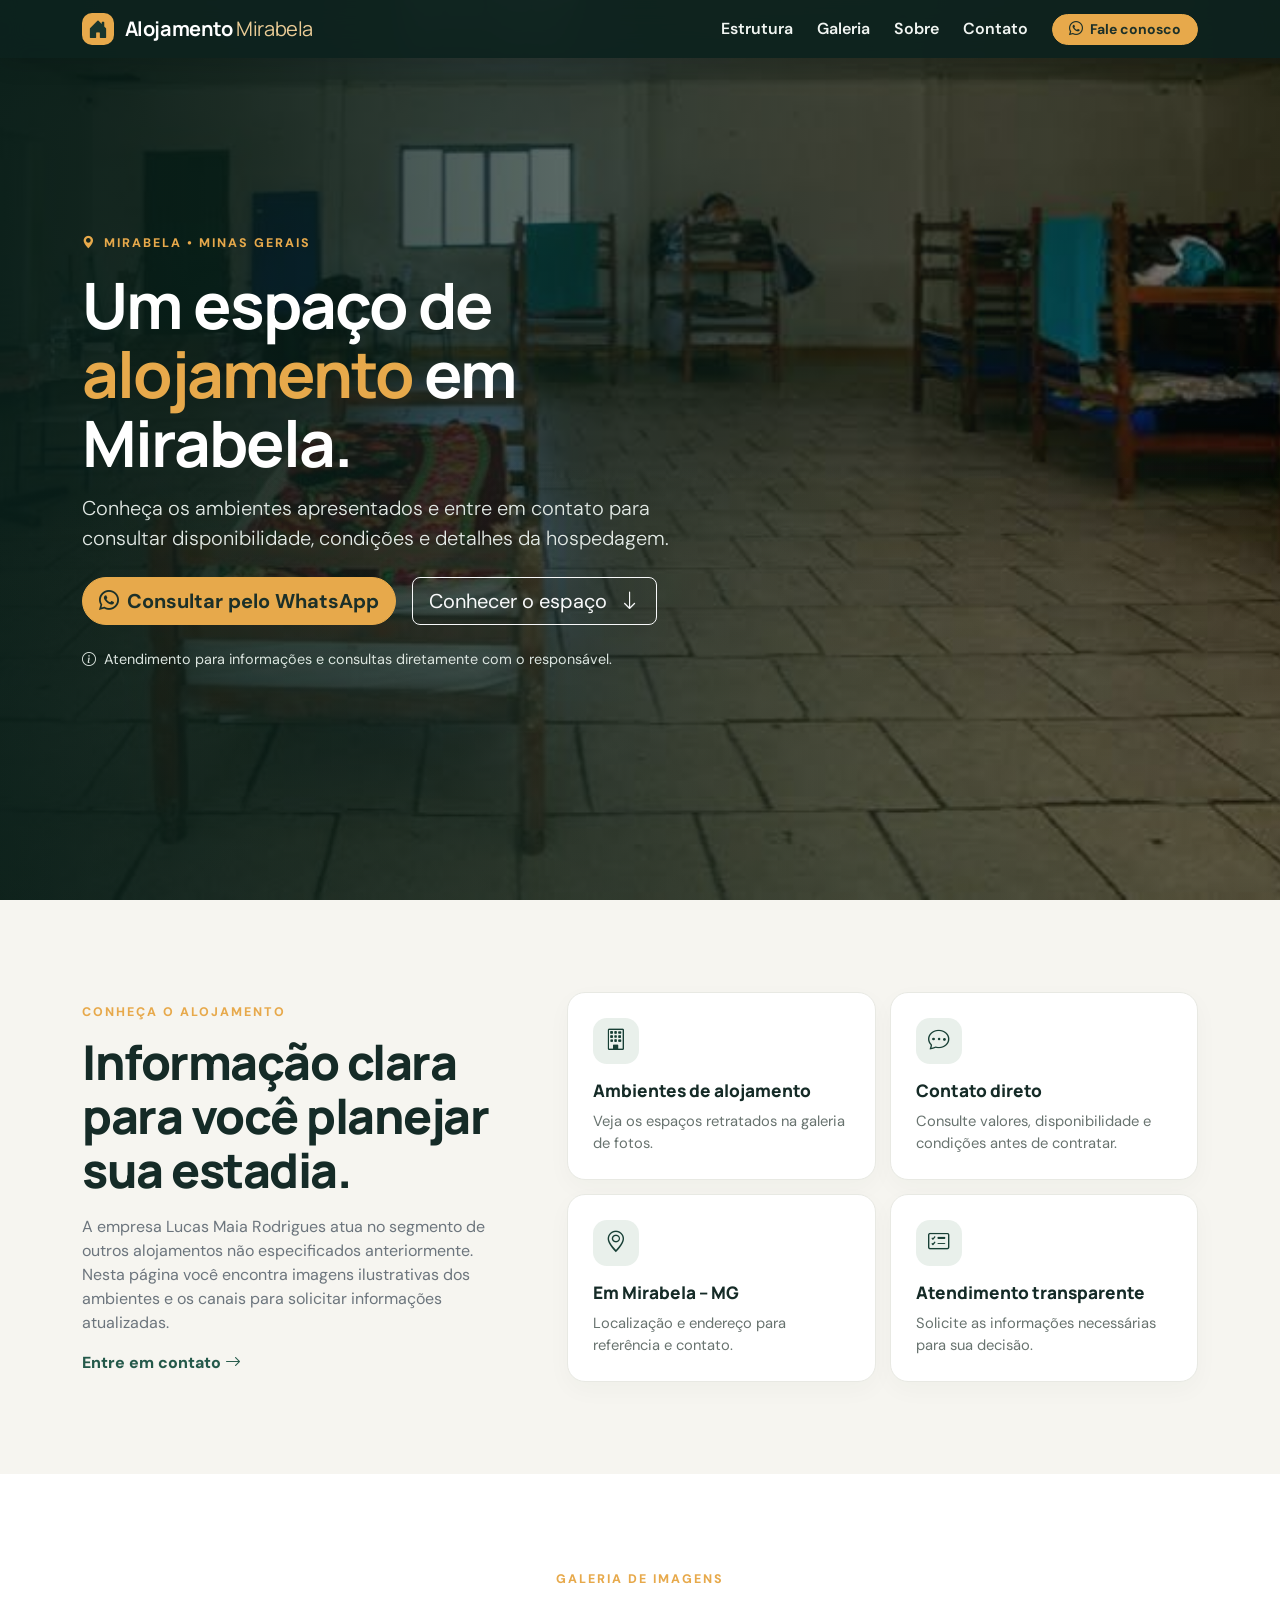
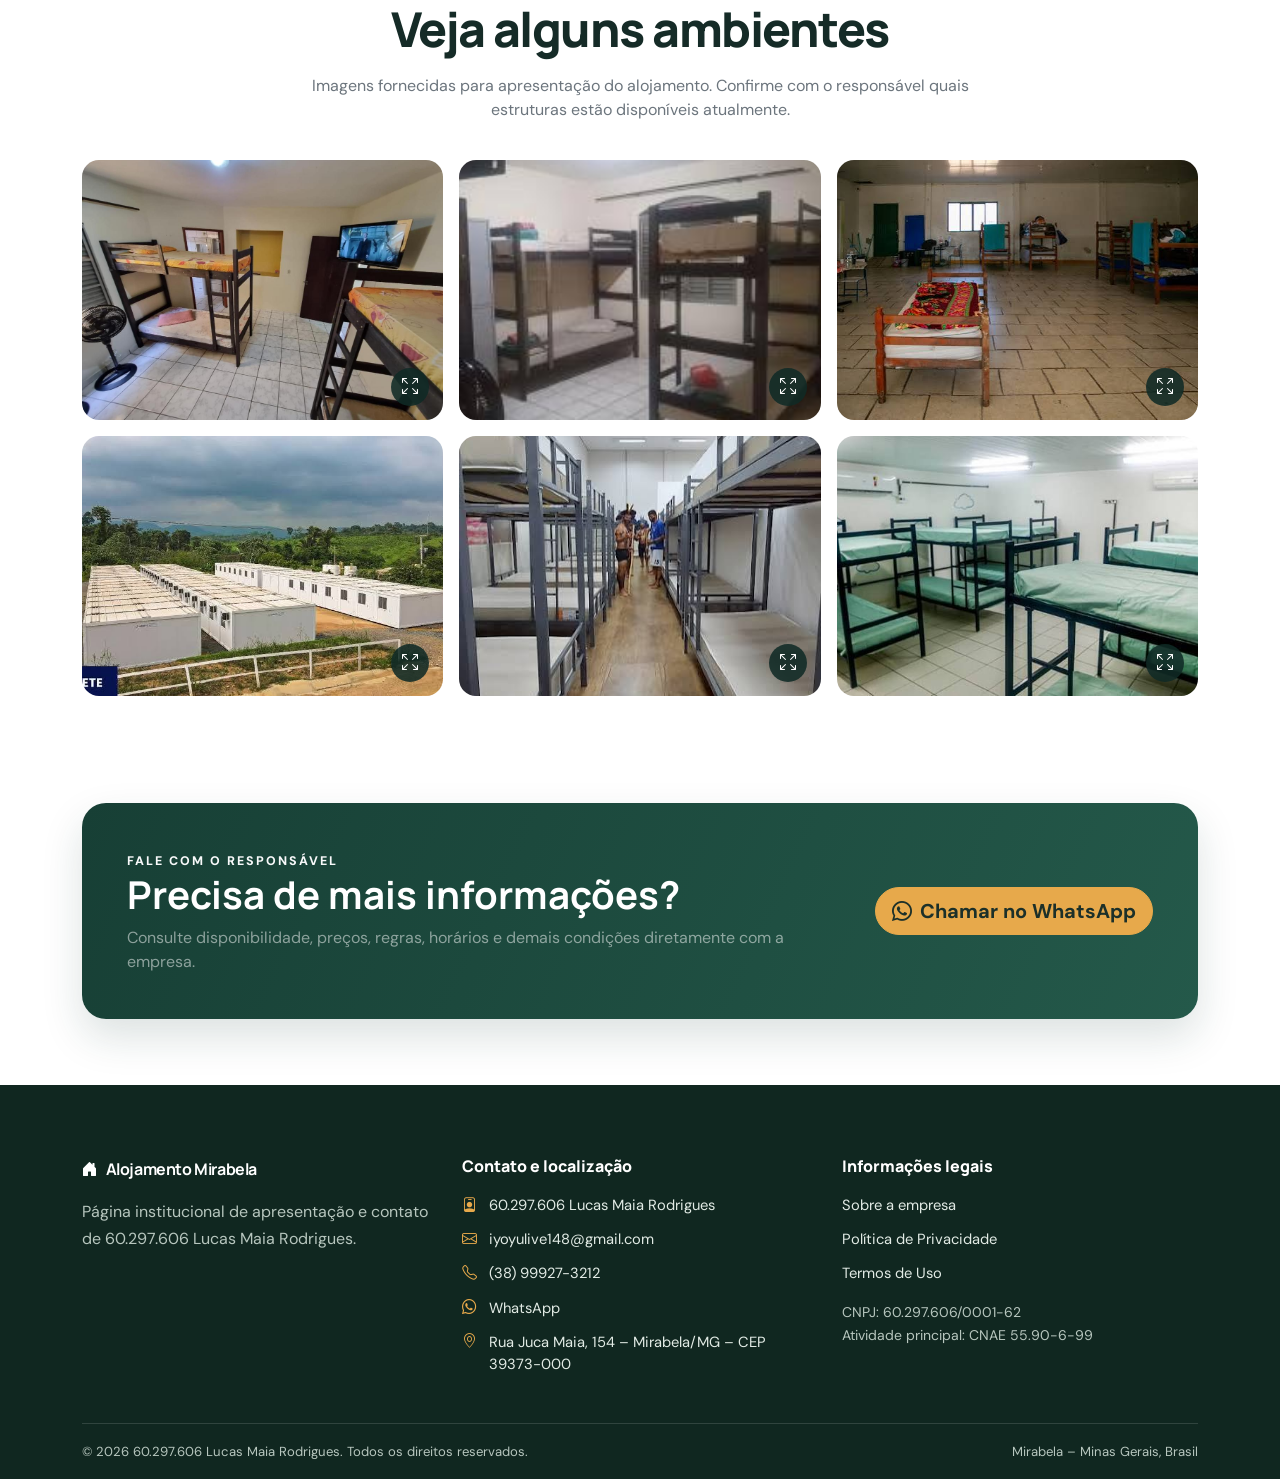
<file: index.html>
<!doctype html>
<html lang="pt-BR">
<head>
  <meta charset="utf-8">
  <meta name="viewport" content="width=device-width, initial-scale=1">
  <meta name="description" content="Conheça a estrutura de alojamento em Mirabela, Minas Gerais. Consulte informações e entre em contato com Lucas Maia Rodrigues.">
  <meta name="theme-color" content="#102a25">
  <title>Alojamento em Mirabela | Lucas Maia Rodrigues</title>
  <link href="https://cdn.jsdelivr.net/npm/bootstrap@5.3.3/dist/css/bootstrap.min.css" rel="stylesheet">
  <link href="https://cdn.jsdelivr.net/npm/bootstrap-icons@1.11.3/font/bootstrap-icons.min.css" rel="stylesheet">
  <link href="style.css" rel="stylesheet">
</head>
<body>
<nav class="navbar navbar-expand-lg navbar-dark fixed-top site-nav">
  <div class="container">
    <a class="navbar-brand fw-bold" href="index.html"><span class="brand-mark"><i class="bi bi-house-door-fill"></i></span> Alojamento <span class="brand-light">Mirabela</span></a>
    <button class="navbar-toggler" type="button" data-bs-toggle="collapse" data-bs-target="#menu" aria-controls="menu" aria-expanded="false" aria-label="Abrir menu"><span class="navbar-toggler-icon"></span></button>
    <div class="collapse navbar-collapse" id="menu">
      <ul class="navbar-nav ms-auto align-items-lg-center gap-lg-2">
        <li class="nav-item"><a class="nav-link" href="#estrutura">Estrutura</a></li>
        <li class="nav-item"><a class="nav-link" href="#galeria">Galeria</a></li>
        <li class="nav-item"><a class="nav-link" href="sobre.html">Sobre</a></li>
        <li class="nav-item"><a class="nav-link" href="#contato">Contato</a></li>
        <li class="nav-item ms-lg-2"><a class="btn btn-accent btn-sm px-3" href="https://wa.me/5538999273212" target="_blank" rel="noopener"><i class="bi bi-whatsapp me-1"></i> Fale conosco</a></li>
      </ul>
    </div>
  </div>
</nav>

<header class="hero">
  <div class="hero-shade"></div>
  <div class="container hero-content">
    <div class="row align-items-center min-vh-100 py-5">
      <div class="col-lg-7">
        <span class="eyebrow"><i class="bi bi-geo-alt-fill me-2"></i>Mirabela • Minas Gerais</span>
        <h1 class="display-3 fw-bold mt-3">Um espaço de <span>alojamento</span> em Mirabela.</h1>
        <p class="lead mt-3 mb-4">Conheça os ambientes apresentados e entre em contato para consultar disponibilidade, condições e detalhes da hospedagem.</p>
        <div class="d-flex flex-wrap gap-3">
          <a class="btn btn-accent btn-lg" href="https://wa.me/5538999273212" target="_blank" rel="noopener"><i class="bi bi-whatsapp me-2"></i>Consultar pelo WhatsApp</a>
          <a class="btn btn-outline-light btn-lg" href="#estrutura">Conhecer o espaço <i class="bi bi-arrow-down ms-2"></i></a>
        </div>
        <div class="hero-note mt-4"><i class="bi bi-info-circle me-2"></i>Atendimento para informações e consultas diretamente com o responsável.</div>
      </div>
    </div>
  </div>
</header>

<main>
<section class="intro-section section-pad" id="estrutura">
  <div class="container">
    <div class="row g-5 align-items-center">
      <div class="col-lg-5">
        <span class="section-kicker">Conheça o alojamento</span>
        <h2 class="section-title">Informação clara para você planejar sua estadia.</h2>
        <p class="text-secondary">A empresa Lucas Maia Rodrigues atua no segmento de outros alojamentos não especificados anteriormente. Nesta página você encontra imagens ilustrativas dos ambientes e os canais para solicitar informações atualizadas.</p>
        <a href="#contato" class="text-link">Entre em contato <i class="bi bi-arrow-right"></i></a>
      </div>
      <div class="col-lg-7">
        <div class="feature-grid">
          <article class="feature-card"><span class="feature-icon"><i class="bi bi-building"></i></span><h3>Ambientes de alojamento</h3><p>Veja os espaços retratados na galeria de fotos.</p></article>
          <article class="feature-card"><span class="feature-icon"><i class="bi bi-chat-dots"></i></span><h3>Contato direto</h3><p>Consulte valores, disponibilidade e condições antes de contratar.</p></article>
          <article class="feature-card"><span class="feature-icon"><i class="bi bi-geo-alt"></i></span><h3>Em Mirabela – MG</h3><p>Localização e endereço para referência e contato.</p></article>
          <article class="feature-card"><span class="feature-icon"><i class="bi bi-card-checklist"></i></span><h3>Atendimento transparente</h3><p>Solicite as informações necessárias para sua decisão.</p></article>
        </div>
      </div>
    </div>
  </div>
</section>

<section class="gallery-section section-pad" id="galeria">
  <div class="container">
    <div class="section-heading text-center">
      <span class="section-kicker">Galeria de imagens</span>
      <h2 class="section-title">Veja alguns ambientes</h2>
      <p class="text-secondary">Imagens fornecidas para apresentação do alojamento. Confirme com o responsável quais estruturas estão disponíveis atualmente.</p>
    </div>
    <div class="row g-3 gallery-grid">
      <div class="col-md-6 col-lg-4"><a class="gallery-item" href="assets/quarto-beliches.jpg" target="_blank"><img src="assets/quarto-beliches.jpg" alt="Quarto com camas tipo beliche"><span><i class="bi bi-arrows-fullscreen"></i></span></a></div>
      <div class="col-md-6 col-lg-4"><a class="gallery-item" href="assets/alojamento-ambiente-2.jpg" target="_blank"><img src="assets/alojamento-ambiente-2.jpg" alt="Ambiente interno com camas e beliches"><span><i class="bi bi-arrows-fullscreen"></i></span></a></div>
      <div class="col-md-6 col-lg-4"><a class="gallery-item" href="assets/dormitorio-amplo.jpg" target="_blank"><img src="assets/dormitorio-amplo.jpg" alt="Dormitório amplo com camas individuais"><span><i class="bi bi-arrows-fullscreen"></i></span></a></div>
      <div class="col-md-6 col-lg-4"><a class="gallery-item" href="assets/alojamento-modular.jpg" target="_blank"><img src="assets/alojamento-modular.jpg" alt="Estruturas modulares de alojamento em área externa"><span><i class="bi bi-arrows-fullscreen"></i></span></a></div>
      <div class="col-md-6 col-lg-4"><a class="gallery-item" href="assets/dormitorio-corredor.jpg" target="_blank"><img src="assets/dormitorio-corredor.jpg" alt="Corredor de dormitório com beliches"><span><i class="bi bi-arrows-fullscreen"></i></span></a></div>
      <div class="col-md-6 col-lg-4"><a class="gallery-item" href="assets/quarto-beliches-2.jpg" target="_blank"><img src="assets/quarto-beliches-2.jpg" alt="Quarto coletivo com camas organizadas"><span><i class="bi bi-arrows-fullscreen"></i></span></a></div>
    </div>
  </div>
</section>

<section class="contact-band section-pad" id="contato">
  <div class="container">
    <div class="contact-panel">
      <div class="row align-items-center g-4">
        <div class="col-lg-8"><span class="section-kicker text-light">Fale com o responsável</span><h2 class="text-white fw-bold mb-2">Precisa de mais informações?</h2><p class="text-white-50 mb-0">Consulte disponibilidade, preços, regras, horários e demais condições diretamente com a empresa.</p></div>
        <div class="col-lg-4 text-lg-end"><a class="btn btn-accent btn-lg" href="https://wa.me/5538999273212" target="_blank" rel="noopener"><i class="bi bi-whatsapp me-2"></i>Chamar no WhatsApp</a></div>
      </div>
    </div>
  </div>
</section>
</main>

<footer class="site-footer">
  <div class="container">
    <div class="row g-4 py-5">
      <div class="col-lg-4"><a class="navbar-brand fw-bold text-white" href="index.html"><i class="bi bi-house-door-fill me-2"></i>Alojamento Mirabela</a><p class="footer-muted mt-3">Página institucional de apresentação e contato de 60.297.606 Lucas Maia Rodrigues.</p></div>
      <div class="col-sm-6 col-lg-4"><h2 class="footer-title">Contato e localização</h2><ul class="footer-list">
        <li><i class="bi bi-person-badge"></i> 60.297.606 Lucas Maia Rodrigues</li>
        <li><i class="bi bi-envelope"></i> <a href="mailto:iyoyulive148@gmail.com">iyoyulive148@gmail.com</a></li>
        <li><i class="bi bi-telephone"></i> <a href="tel:+5538999273212">(38) 99927-3212</a></li>
        <li><i class="bi bi-whatsapp"></i> <a href="https://wa.me/5538999273212" target="_blank" rel="noopener">WhatsApp</a></li>
        <li><i class="bi bi-geo-alt"></i> Rua Juca Maia, 154 – Mirabela/MG – CEP 39373-000</li>
      </ul></div>
      <div class="col-sm-6 col-lg-4"><h2 class="footer-title">Informações legais</h2><ul class="footer-list">
        <li><a href="sobre.html">Sobre a empresa</a></li><li><a href="privacidade.html">Política de Privacidade</a></li><li><a href="termos.html">Termos de Uso</a></li>
      </ul><p class="footer-muted small mt-3">CNPJ: 60.297.606/0001-62<br>Atividade principal: CNAE 55.90-6-99</p></div>
    </div>
    <div class="footer-bottom d-flex flex-column flex-md-row justify-content-between gap-2"><span>© <span id="year"></span> 60.297.606 Lucas Maia Rodrigues. Todos os direitos reservados.</span><span>Mirabela – Minas Gerais, Brasil</span></div>
  </div>
</footer>
<script src="https://cdn.jsdelivr.net/npm/bootstrap@5.3.3/dist/js/bootstrap.bundle.min.js"></script>
<script>document.getElementById('year').textContent = new Date().getFullYear();</script>
</body>
</html>
</file>
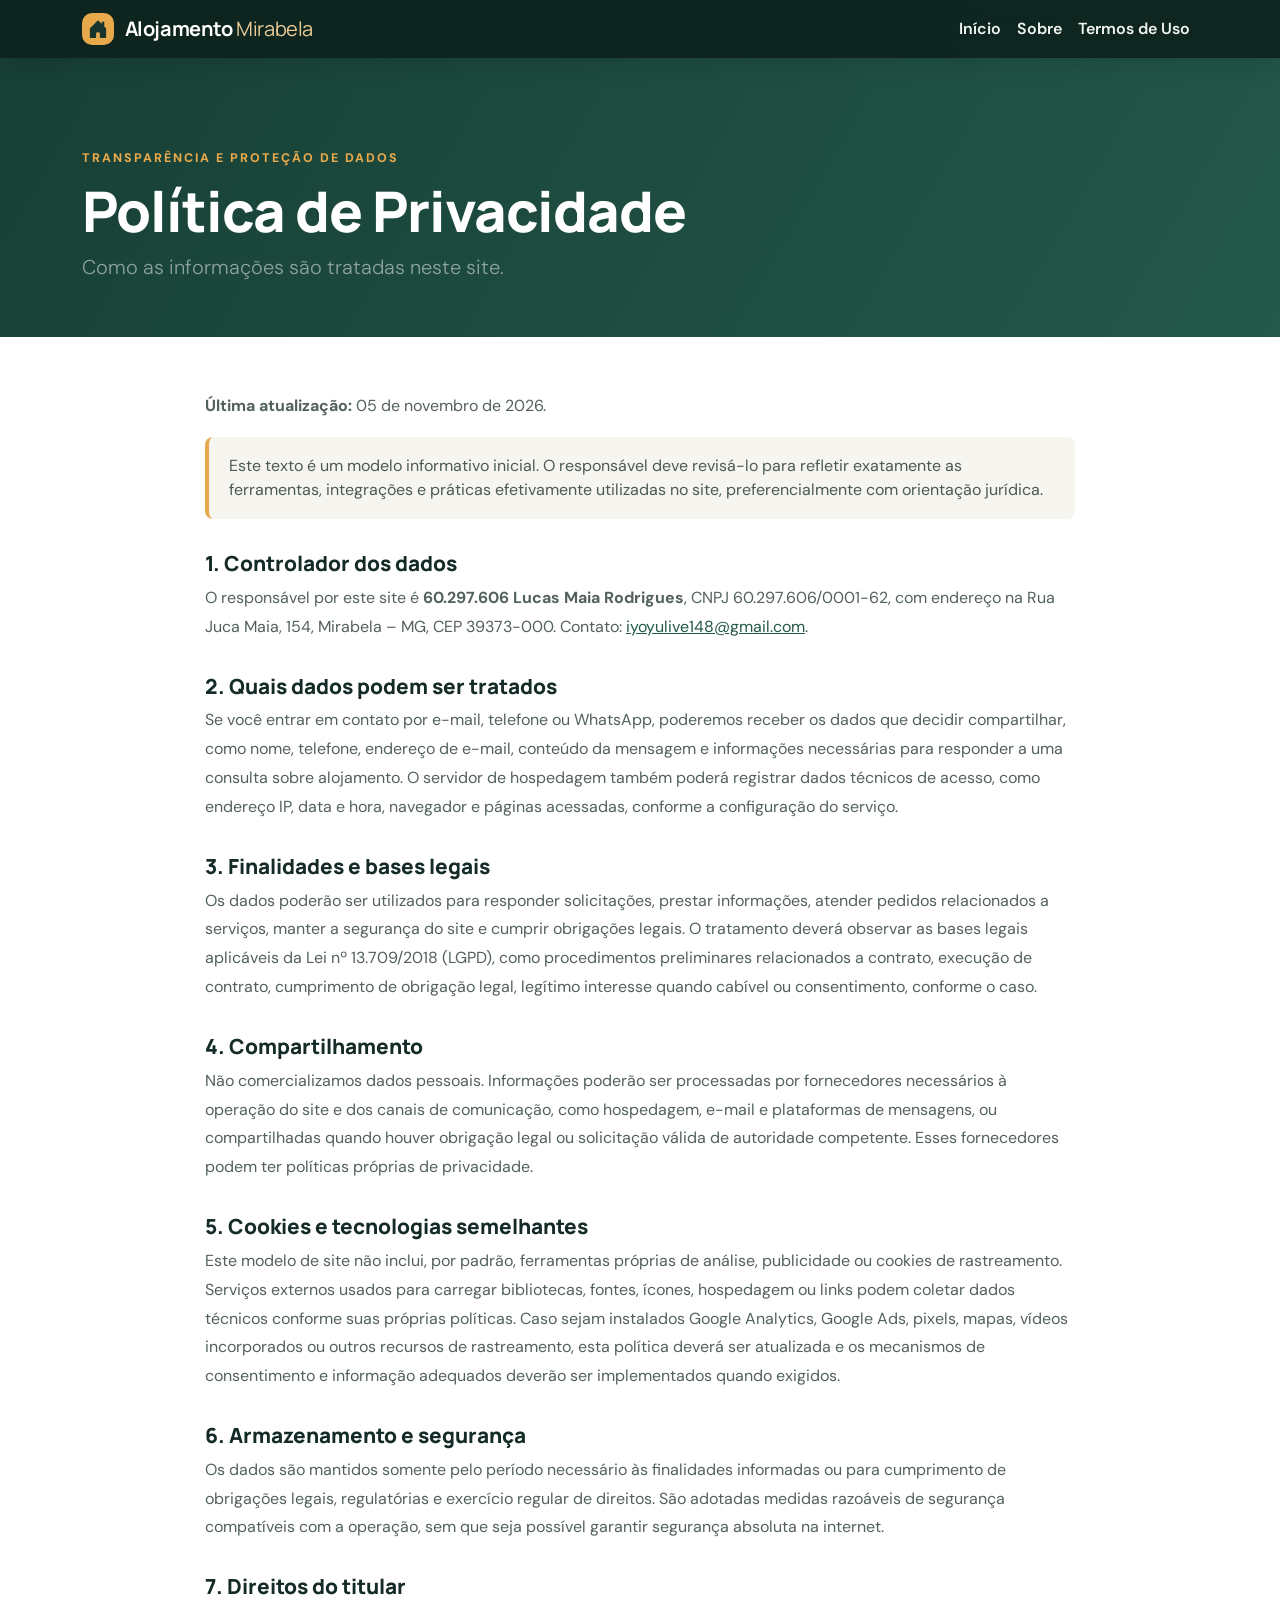
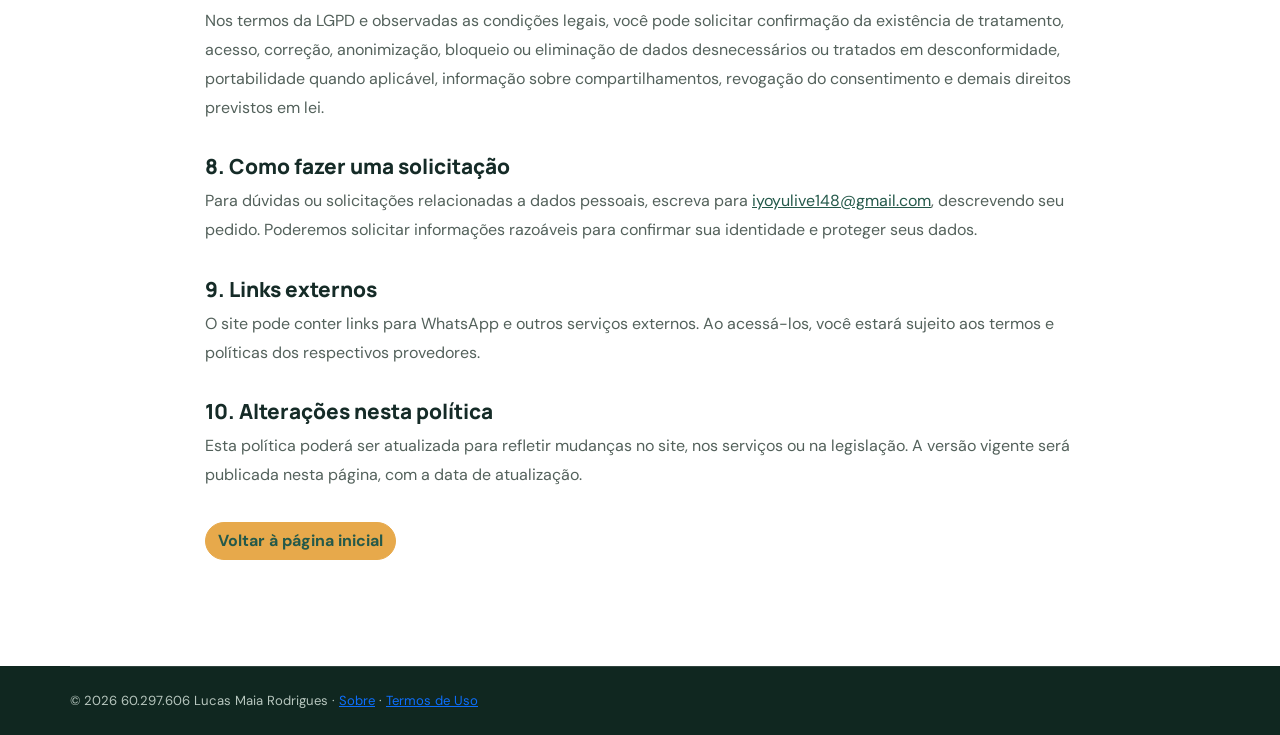
<file: privacidade.html>
<!doctype html>
<html lang="pt-BR"><head><meta charset="utf-8"><meta name="viewport" content="width=device-width, initial-scale=1"><meta name="description" content="Política de Privacidade do site Alojamento Mirabela."><title>Política de Privacidade | Alojamento Mirabela</title><link href="https://cdn.jsdelivr.net/npm/bootstrap@5.3.3/dist/css/bootstrap.min.css" rel="stylesheet"><link href="https://cdn.jsdelivr.net/npm/bootstrap-icons@1.11.3/font/bootstrap-icons.min.css" rel="stylesheet"><link href="style.css" rel="stylesheet"></head>
<body><nav class="navbar navbar-expand-lg navbar-dark fixed-top site-nav"><div class="container"><a class="navbar-brand fw-bold" href="index.html"><span class="brand-mark"><i class="bi bi-house-door-fill"></i></span> Alojamento <span class="brand-light">Mirabela</span></a><button class="navbar-toggler" type="button" data-bs-toggle="collapse" data-bs-target="#menu"><span class="navbar-toggler-icon"></span></button><div class="collapse navbar-collapse" id="menu"><ul class="navbar-nav ms-auto"><li class="nav-item"><a class="nav-link" href="index.html">Início</a></li><li class="nav-item"><a class="nav-link" href="sobre.html">Sobre</a></li><li class="nav-item"><a class="nav-link" href="termos.html">Termos de Uso</a></li></ul></div></div></nav>
<header class="legal-hero"><div class="container"><span class="section-kicker">Transparência e proteção de dados</span><h1 class="display-4 mt-2">Política de Privacidade</h1><p class="lead mb-0 text-white-50">Como as informações são tratadas neste site.</p></div></header>
<main class="container legal-content"><p><strong>Última atualização:</strong> 05 de novembro de 2026.</p><div class="notice mb-4">Este texto é um modelo informativo inicial. O responsável deve revisá-lo para refletir exatamente as ferramentas, integrações e práticas efetivamente utilizadas no site, preferencialmente com orientação jurídica.</div>
<h2>1. Controlador dos dados</h2><p>O responsável por este site é <strong>60.297.606 Lucas Maia Rodrigues</strong>, CNPJ 60.297.606/0001-62, com endereço na Rua Juca Maia, 154, Mirabela – MG, CEP 39373-000. Contato: <a href="mailto:iyoyulive148@gmail.com">iyoyulive148@gmail.com</a>.</p>
<h2>2. Quais dados podem ser tratados</h2><p>Se você entrar em contato por e-mail, telefone ou WhatsApp, poderemos receber os dados que decidir compartilhar, como nome, telefone, endereço de e-mail, conteúdo da mensagem e informações necessárias para responder a uma consulta sobre alojamento. O servidor de hospedagem também poderá registrar dados técnicos de acesso, como endereço IP, data e hora, navegador e páginas acessadas, conforme a configuração do serviço.</p>
<h2>3. Finalidades e bases legais</h2><p>Os dados poderão ser utilizados para responder solicitações, prestar informações, atender pedidos relacionados a serviços, manter a segurança do site e cumprir obrigações legais. O tratamento deverá observar as bases legais aplicáveis da Lei nº 13.709/2018 (LGPD), como procedimentos preliminares relacionados a contrato, execução de contrato, cumprimento de obrigação legal, legítimo interesse quando cabível ou consentimento, conforme o caso.</p>
<h2>4. Compartilhamento</h2><p>Não comercializamos dados pessoais. Informações poderão ser processadas por fornecedores necessários à operação do site e dos canais de comunicação, como hospedagem, e-mail e plataformas de mensagens, ou compartilhadas quando houver obrigação legal ou solicitação válida de autoridade competente. Esses fornecedores podem ter políticas próprias de privacidade.</p>
<h2>5. Cookies e tecnologias semelhantes</h2><p>Este modelo de site não inclui, por padrão, ferramentas próprias de análise, publicidade ou cookies de rastreamento. Serviços externos usados para carregar bibliotecas, fontes, ícones, hospedagem ou links podem coletar dados técnicos conforme suas próprias políticas. Caso sejam instalados Google Analytics, Google Ads, pixels, mapas, vídeos incorporados ou outros recursos de rastreamento, esta política deverá ser atualizada e os mecanismos de consentimento e informação adequados deverão ser implementados quando exigidos.</p>
<h2>6. Armazenamento e segurança</h2><p>Os dados são mantidos somente pelo período necessário às finalidades informadas ou para cumprimento de obrigações legais, regulatórias e exercício regular de direitos. São adotadas medidas razoáveis de segurança compatíveis com a operação, sem que seja possível garantir segurança absoluta na internet.</p>
<h2>7. Direitos do titular</h2><p>Nos termos da LGPD e observadas as condições legais, você pode solicitar confirmação da existência de tratamento, acesso, correção, anonimização, bloqueio ou eliminação de dados desnecessários ou tratados em desconformidade, portabilidade quando aplicável, informação sobre compartilhamentos, revogação do consentimento e demais direitos previstos em lei.</p>
<h2>8. Como fazer uma solicitação</h2><p>Para dúvidas ou solicitações relacionadas a dados pessoais, escreva para <a href="mailto:iyoyulive148@gmail.com">iyoyulive148@gmail.com</a>, descrevendo seu pedido. Poderemos solicitar informações razoáveis para confirmar sua identidade e proteger seus dados.</p>
<h2>9. Links externos</h2><p>O site pode conter links para WhatsApp e outros serviços externos. Ao acessá-los, você estará sujeito aos termos e políticas dos respectivos provedores.</p>
<h2>10. Alterações nesta política</h2><p>Esta política poderá ser atualizada para refletir mudanças no site, nos serviços ou na legislação. A versão vigente será publicada nesta página, com a data de atualização.</p>
<p><a class="btn btn-accent mt-3" href="index.html">Voltar à página inicial</a></p></main>
<footer class="site-footer"><div class="container py-4 footer-bottom">© 2026 60.297.606 Lucas Maia Rodrigues · <a href="sobre.html">Sobre</a> · <a href="termos.html">Termos de Uso</a></div></footer><script src="https://cdn.jsdelivr.net/npm/bootstrap@5.3.3/dist/js/bootstrap.bundle.min.js"></script></body></html>
</file>
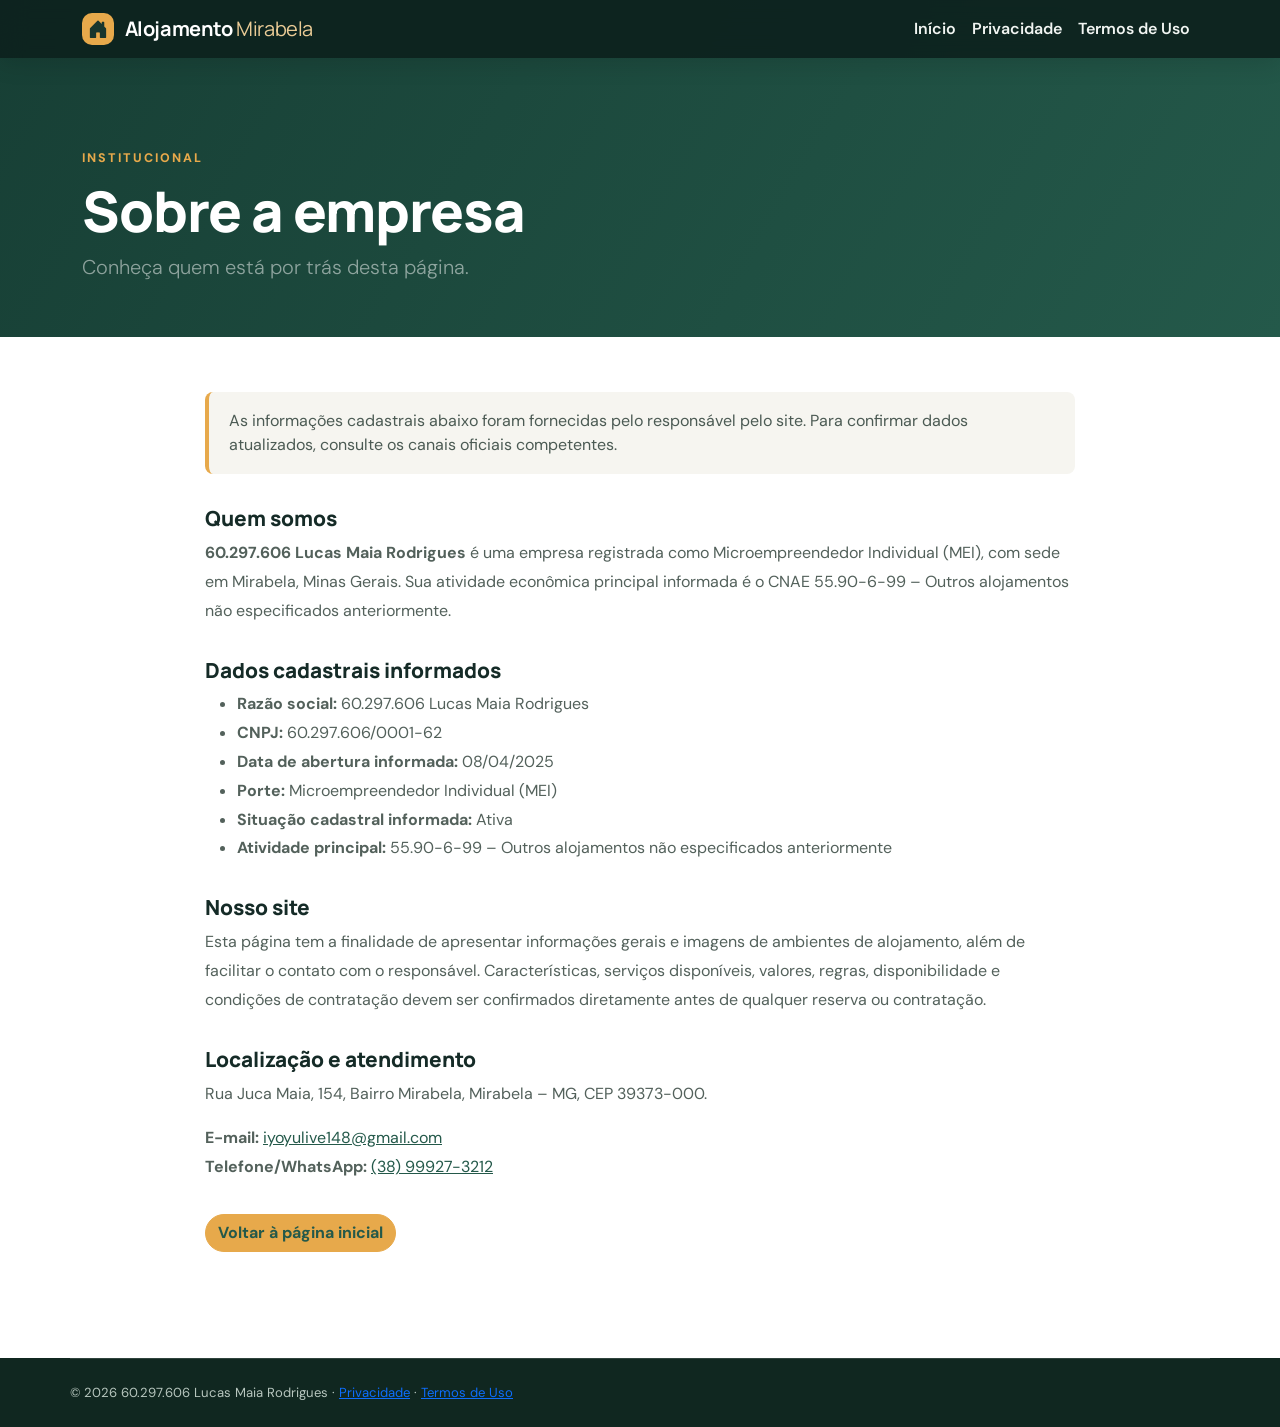
<file: sobre.html>
<!doctype html>
<html lang="pt-BR"><head><meta charset="utf-8"><meta name="viewport" content="width=device-width, initial-scale=1"><meta name="description" content="Conheça a empresa 60.297.606 Lucas Maia Rodrigues, em Mirabela, Minas Gerais."><title>Sobre | Alojamento Mirabela</title><link href="https://cdn.jsdelivr.net/npm/bootstrap@5.3.3/dist/css/bootstrap.min.css" rel="stylesheet"><link href="https://cdn.jsdelivr.net/npm/bootstrap-icons@1.11.3/font/bootstrap-icons.min.css" rel="stylesheet"><link href="style.css" rel="stylesheet"></head>
<body><nav class="navbar navbar-expand-lg navbar-dark fixed-top site-nav"><div class="container"><a class="navbar-brand fw-bold" href="index.html"><span class="brand-mark"><i class="bi bi-house-door-fill"></i></span> Alojamento <span class="brand-light">Mirabela</span></a><button class="navbar-toggler" type="button" data-bs-toggle="collapse" data-bs-target="#menu"><span class="navbar-toggler-icon"></span></button><div class="collapse navbar-collapse" id="menu"><ul class="navbar-nav ms-auto"><li class="nav-item"><a class="nav-link" href="index.html">Início</a></li><li class="nav-item"><a class="nav-link" href="privacidade.html">Privacidade</a></li><li class="nav-item"><a class="nav-link" href="termos.html">Termos de Uso</a></li></ul></div></div></nav>
<header class="legal-hero"><div class="container"><span class="section-kicker">Institucional</span><h1 class="display-4 mt-2">Sobre a empresa</h1><p class="lead mb-0 text-white-50">Conheça quem está por trás desta página.</p></div></header>
<main class="container legal-content"><div class="notice mb-4">As informações cadastrais abaixo foram fornecidas pelo responsável pelo site. Para confirmar dados atualizados, consulte os canais oficiais competentes.</div>
<h2>Quem somos</h2><p><strong>60.297.606 Lucas Maia Rodrigues</strong> é uma empresa registrada como Microempreendedor Individual (MEI), com sede em Mirabela, Minas Gerais. Sua atividade econômica principal informada é o CNAE 55.90-6-99 – Outros alojamentos não especificados anteriormente.</p>
<h2>Dados cadastrais informados</h2><ul><li><strong>Razão social:</strong> 60.297.606 Lucas Maia Rodrigues</li><li><strong>CNPJ:</strong> 60.297.606/0001-62</li><li><strong>Data de abertura informada:</strong> 08/04/2025</li><li><strong>Porte:</strong> Microempreendedor Individual (MEI)</li><li><strong>Situação cadastral informada:</strong> Ativa</li><li><strong>Atividade principal:</strong> 55.90-6-99 – Outros alojamentos não especificados anteriormente</li></ul>
<h2>Nosso site</h2><p>Esta página tem a finalidade de apresentar informações gerais e imagens de ambientes de alojamento, além de facilitar o contato com o responsável. Características, serviços disponíveis, valores, regras, disponibilidade e condições de contratação devem ser confirmados diretamente antes de qualquer reserva ou contratação.</p>
<h2>Localização e atendimento</h2><p>Rua Juca Maia, 154, Bairro Mirabela, Mirabela – MG, CEP 39373-000.</p><p><strong>E-mail:</strong> <a href="mailto:iyoyulive148@gmail.com">iyoyulive148@gmail.com</a><br><strong>Telefone/WhatsApp:</strong> <a href="https://wa.me/5538999273212">(38) 99927-3212</a></p>
<p><a class="btn btn-accent mt-3" href="index.html">Voltar à página inicial</a></p></main>
<footer class="site-footer"><div class="container py-4 footer-bottom">© 2026 60.297.606 Lucas Maia Rodrigues · <a href="privacidade.html">Privacidade</a> · <a href="termos.html">Termos de Uso</a></div></footer><script src="https://cdn.jsdelivr.net/npm/bootstrap@5.3.3/dist/js/bootstrap.bundle.min.js"></script></body></html>
</file>
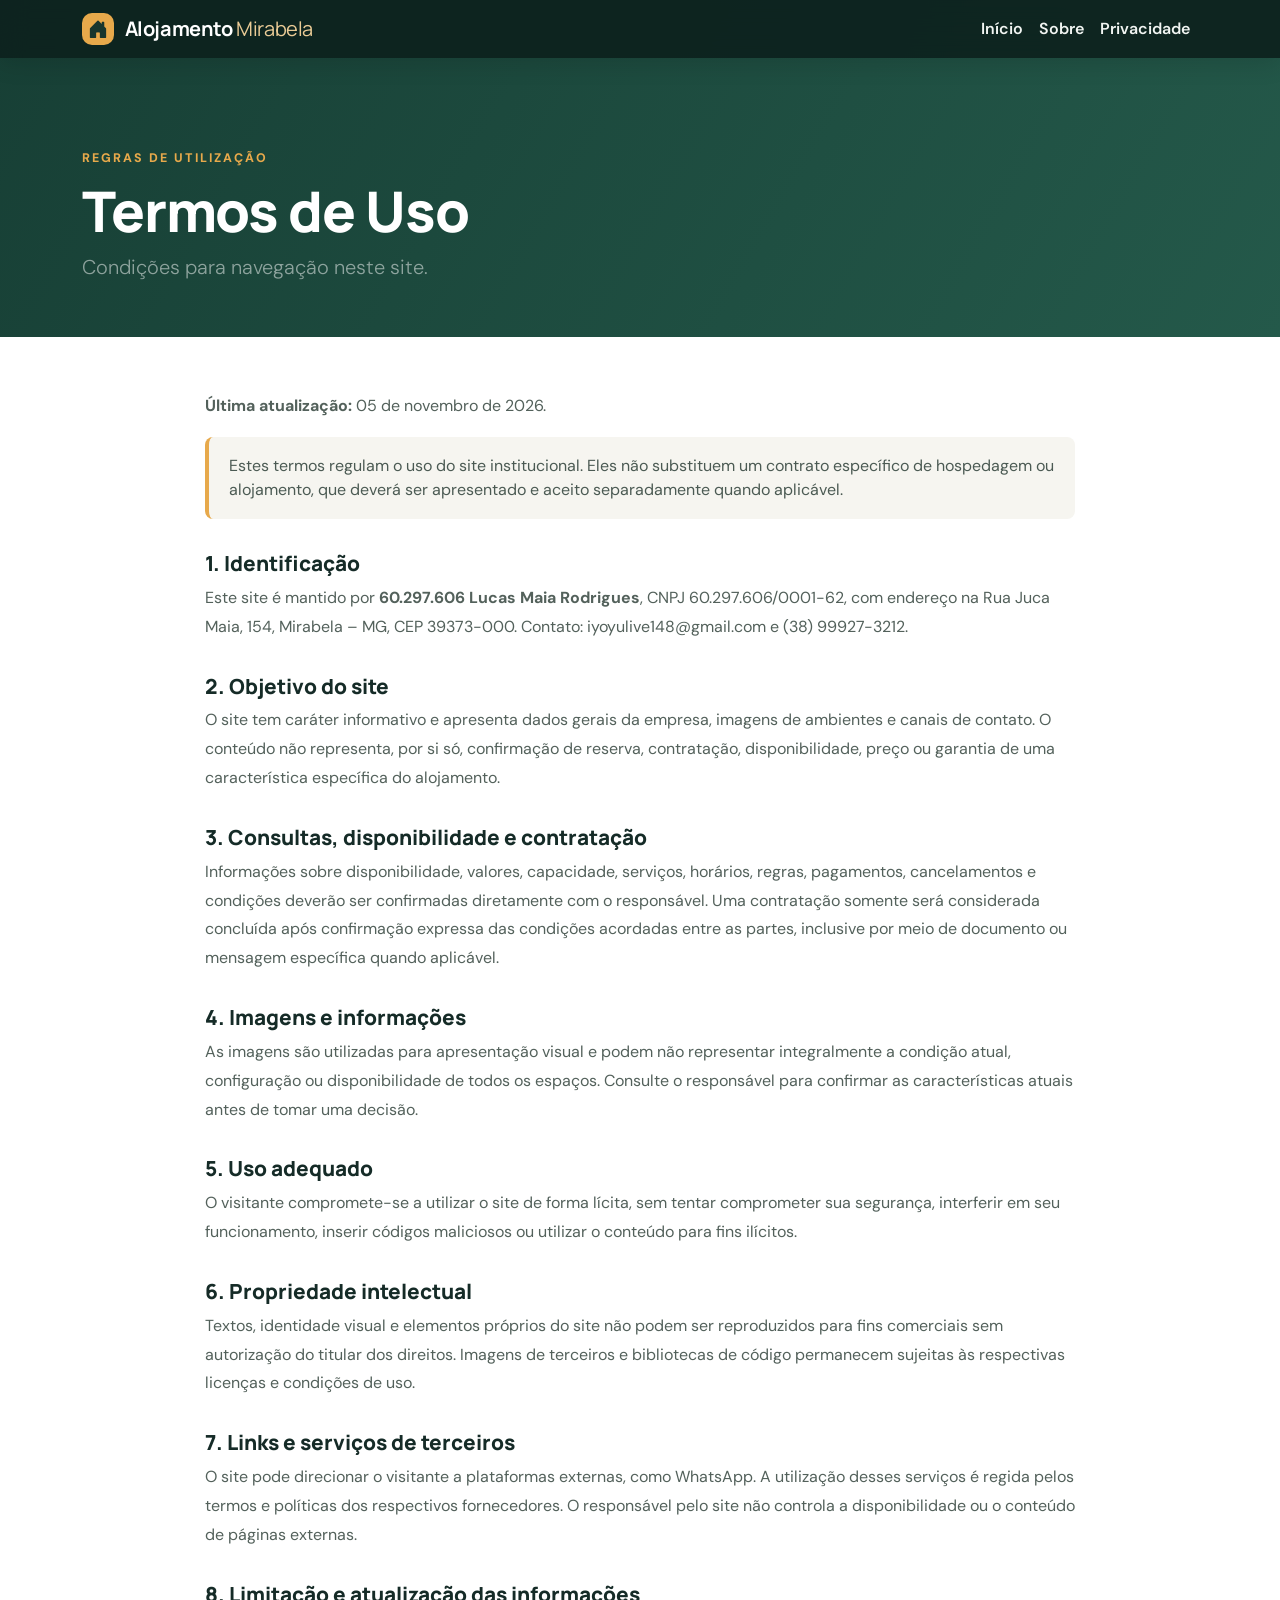
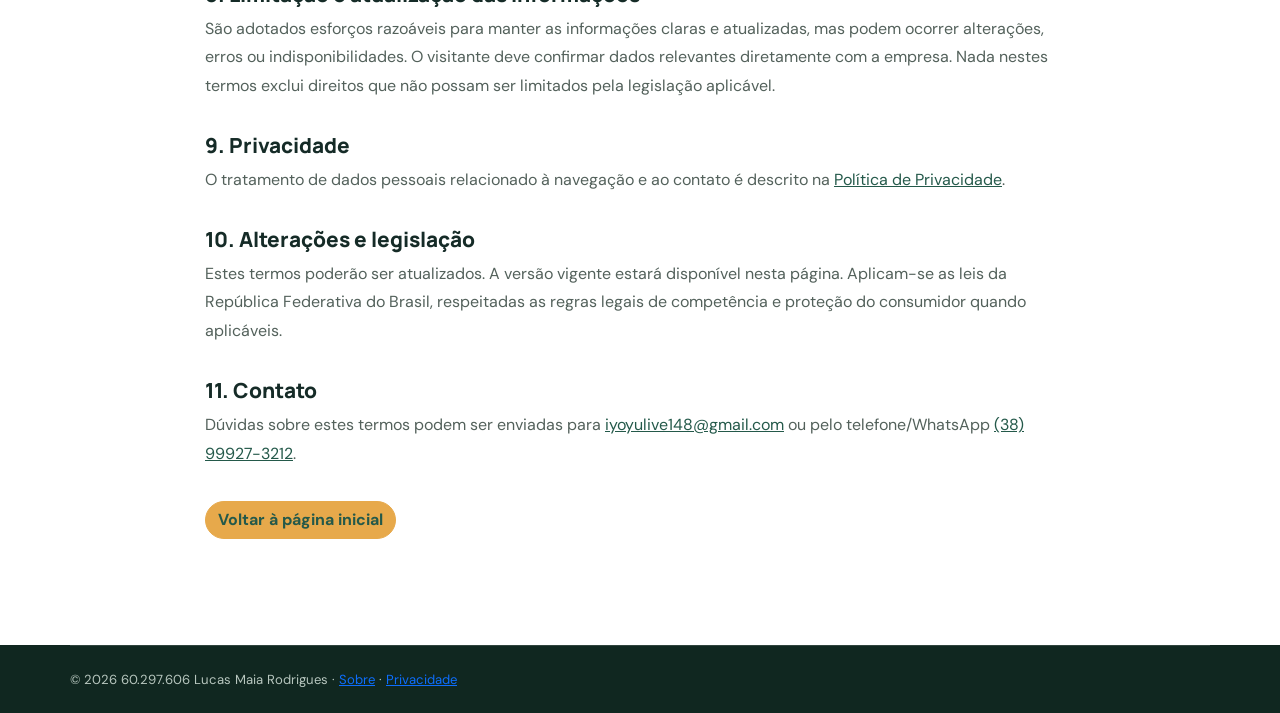
<file: termos.html>
<!doctype html>
<html lang="pt-BR"><head><meta charset="utf-8"><meta name="viewport" content="width=device-width, initial-scale=1"><meta name="description" content="Termos de Uso do site Alojamento Mirabela."><title>Termos de Uso | Alojamento Mirabela</title><link href="https://cdn.jsdelivr.net/npm/bootstrap@5.3.3/dist/css/bootstrap.min.css" rel="stylesheet"><link href="https://cdn.jsdelivr.net/npm/bootstrap-icons@1.11.3/font/bootstrap-icons.min.css" rel="stylesheet"><link href="style.css" rel="stylesheet"></head>
<body><nav class="navbar navbar-expand-lg navbar-dark fixed-top site-nav"><div class="container"><a class="navbar-brand fw-bold" href="index.html"><span class="brand-mark"><i class="bi bi-house-door-fill"></i></span> Alojamento <span class="brand-light">Mirabela</span></a><button class="navbar-toggler" type="button" data-bs-toggle="collapse" data-bs-target="#menu"><span class="navbar-toggler-icon"></span></button><div class="collapse navbar-collapse" id="menu"><ul class="navbar-nav ms-auto"><li class="nav-item"><a class="nav-link" href="index.html">Início</a></li><li class="nav-item"><a class="nav-link" href="sobre.html">Sobre</a></li><li class="nav-item"><a class="nav-link" href="privacidade.html">Privacidade</a></li></ul></div></div></nav>
<header class="legal-hero"><div class="container"><span class="section-kicker">Regras de utilização</span><h1 class="display-4 mt-2">Termos de Uso</h1><p class="lead mb-0 text-white-50">Condições para navegação neste site.</p></div></header>
<main class="container legal-content"><p><strong>Última atualização:</strong> 05 de novembro de 2026.</p><div class="notice mb-4">Estes termos regulam o uso do site institucional. Eles não substituem um contrato específico de hospedagem ou alojamento, que deverá ser apresentado e aceito separadamente quando aplicável.</div>
<h2>1. Identificação</h2><p>Este site é mantido por <strong>60.297.606 Lucas Maia Rodrigues</strong>, CNPJ 60.297.606/0001-62, com endereço na Rua Juca Maia, 154, Mirabela – MG, CEP 39373-000. Contato: iyoyulive148@gmail.com e (38) 99927-3212.</p>
<h2>2. Objetivo do site</h2><p>O site tem caráter informativo e apresenta dados gerais da empresa, imagens de ambientes e canais de contato. O conteúdo não representa, por si só, confirmação de reserva, contratação, disponibilidade, preço ou garantia de uma característica específica do alojamento.</p>
<h2>3. Consultas, disponibilidade e contratação</h2><p>Informações sobre disponibilidade, valores, capacidade, serviços, horários, regras, pagamentos, cancelamentos e condições deverão ser confirmadas diretamente com o responsável. Uma contratação somente será considerada concluída após confirmação expressa das condições acordadas entre as partes, inclusive por meio de documento ou mensagem específica quando aplicável.</p>
<h2>4. Imagens e informações</h2><p>As imagens são utilizadas para apresentação visual e podem não representar integralmente a condição atual, configuração ou disponibilidade de todos os espaços. Consulte o responsável para confirmar as características atuais antes de tomar uma decisão.</p>
<h2>5. Uso adequado</h2><p>O visitante compromete-se a utilizar o site de forma lícita, sem tentar comprometer sua segurança, interferir em seu funcionamento, inserir códigos maliciosos ou utilizar o conteúdo para fins ilícitos.</p>
<h2>6. Propriedade intelectual</h2><p>Textos, identidade visual e elementos próprios do site não podem ser reproduzidos para fins comerciais sem autorização do titular dos direitos. Imagens de terceiros e bibliotecas de código permanecem sujeitas às respectivas licenças e condições de uso.</p>
<h2>7. Links e serviços de terceiros</h2><p>O site pode direcionar o visitante a plataformas externas, como WhatsApp. A utilização desses serviços é regida pelos termos e políticas dos respectivos fornecedores. O responsável pelo site não controla a disponibilidade ou o conteúdo de páginas externas.</p>
<h2>8. Limitação e atualização das informações</h2><p>São adotados esforços razoáveis para manter as informações claras e atualizadas, mas podem ocorrer alterações, erros ou indisponibilidades. O visitante deve confirmar dados relevantes diretamente com a empresa. Nada nestes termos exclui direitos que não possam ser limitados pela legislação aplicável.</p>
<h2>9. Privacidade</h2><p>O tratamento de dados pessoais relacionado à navegação e ao contato é descrito na <a href="privacidade.html">Política de Privacidade</a>.</p>
<h2>10. Alterações e legislação</h2><p>Estes termos poderão ser atualizados. A versão vigente estará disponível nesta página. Aplicam-se as leis da República Federativa do Brasil, respeitadas as regras legais de competência e proteção do consumidor quando aplicáveis.</p>
<h2>11. Contato</h2><p>Dúvidas sobre estes termos podem ser enviadas para <a href="mailto:iyoyulive148@gmail.com">iyoyulive148@gmail.com</a> ou pelo telefone/WhatsApp <a href="https://wa.me/5538999273212">(38) 99927-3212</a>.</p>
<p><a class="btn btn-accent mt-3" href="index.html">Voltar à página inicial</a></p></main>
<footer class="site-footer"><div class="container py-4 footer-bottom">© 2026 60.297.606 Lucas Maia Rodrigues · <a href="sobre.html">Sobre</a> · <a href="privacidade.html">Privacidade</a></div></footer><script src="https://cdn.jsdelivr.net/npm/bootstrap@5.3.3/dist/js/bootstrap.bundle.min.js"></script></body></html>
</file>
<file: style.css>
@import url('https://fonts.googleapis.com/css2?family=DM+Sans:wght@400;500;600;700&family=Manrope:wght@400;500;600;700;800&display=swap');
:root{--ink:#152b27;--green:#173f35;--green2:#24594a;--accent:#e7a94b;--cream:#f6f5f0;--muted:#68736f}
*{box-sizing:border-box}html{scroll-behavior:smooth}body{font-family:'DM Sans',sans-serif;color:var(--ink);background:#fff}h1,h2,h3,.navbar-brand{font-family:'Manrope',sans-serif}.site-nav{background:rgba(13,35,30,.94);backdrop-filter:blur(12px);box-shadow:0 5px 25px #0002}.navbar-brand{letter-spacing:-.4px}.brand-mark{display:inline-grid;place-items:center;width:32px;height:32px;background:var(--accent);color:#17352d;border-radius:10px;margin-right:7px}.brand-light{font-weight:400;color:#eacb96}.nav-link{font-weight:600;color:#f1f5f2!important}.nav-link:hover{color:var(--accent)!important}.btn-accent{background:var(--accent);border:1px solid var(--accent);color:#1c3029;font-weight:700;border-radius:999px}.btn-accent:hover{background:#f2bd69;border-color:#f2bd69;color:#1c3029}.hero{position:relative;min-height:680px;background:linear-gradient(90deg,rgba(9,31,26,.92),rgba(9,31,26,.63),rgba(9,31,26,.15)),url('assets/dormitorio-amplo.jpg') center 48%/cover no-repeat;color:#fff}.hero-shade{position:absolute;inset:0;background:linear-gradient(0deg,rgba(9,31,26,.28),transparent 50%)}.hero-content{position:relative;z-index:1}.hero h1{max-width:760px;line-height:1.08;letter-spacing:-2px}.hero h1 span{color:var(--accent)}.hero .lead{max-width:620px;color:#e2e9e5}.eyebrow,.section-kicker{font-size:.78rem;text-transform:uppercase;letter-spacing:2px;font-weight:800;color:var(--accent)}.hero-note{font-size:.9rem;color:#dbe4df}.section-pad{padding:92px 0}.section-title{font-size:clamp(2rem,4vw,3rem);font-weight:800;letter-spacing:-1.5px;line-height:1.13;margin:12px 0 18px}.intro-section{background:var(--cream)}.feature-grid{display:grid;grid-template-columns:repeat(2,1fr);gap:14px}.feature-card{background:white;border:1px solid #e8e9e3;border-radius:18px;padding:25px;min-height:180px;box-shadow:0 8px 25px #1d342408}.feature-icon{display:grid;place-items:center;width:46px;height:46px;border-radius:14px;background:#e9f0eb;color:var(--green);font-size:1.35rem;margin-bottom:17px}.feature-card h3{font-size:1.08rem;font-weight:800}.feature-card p{font-size:.92rem;color:var(--muted);margin:0}.text-link{color:var(--green2);font-weight:800;text-decoration:none}.text-link:hover{color:#a86e1f}.section-heading{max-width:720px;margin:0 auto 38px}.gallery-section{background:#fff}.gallery-item{display:block;position:relative;overflow:hidden;border-radius:17px;height:260px;background:#e8ece8}.gallery-item img{width:100%;height:100%;object-fit:cover;transition:transform .45s}.gallery-item:hover img{transform:scale(1.06)}.gallery-item span{position:absolute;right:14px;bottom:14px;width:38px;height:38px;display:grid;place-items:center;background:#102a25dd;color:white;border-radius:50%}.contact-band{padding-top:15px;padding-bottom:90px;background:#fff}.contact-panel{background:linear-gradient(115deg,#173f35,#24594a);padding:45px;border-radius:24px;box-shadow:0 18px 40px #173f3526}.contact-panel h2{font-size:clamp(1.8rem,3vw,2.5rem)}.site-footer{background:#102720;color:#fff}.footer-title{font-size:1rem;font-weight:800;margin-bottom:18px}.footer-muted{color:#b7c6be;line-height:1.7}.footer-list{list-style:none;padding:0;margin:0;display:grid;gap:12px;color:#e2ebe5;font-size:.92rem}.footer-list li{display:flex;gap:10px;align-items:flex-start}.footer-list i{color:var(--accent);min-width:17px}.footer-list a{color:#e2ebe5;text-decoration:none}.footer-list a:hover{color:var(--accent)}.footer-bottom{border-top:1px solid #ffffff22;padding:18px 0;color:#b7c6be;font-size:.82rem}
.legal-hero{padding:145px 0 55px;background:linear-gradient(120deg,#173f35,#24594a);color:#fff}.legal-hero h1{font-weight:800;letter-spacing:-1px}.legal-content{max-width:900px;padding:55px 15px 90px}.legal-content h2{font-size:1.3rem;font-weight:800;margin-top:32px}.legal-content p,.legal-content li{color:#53615b;line-height:1.8}.legal-content a{color:#24594a}.notice{background:#f6f5f0;border-left:4px solid var(--accent);padding:17px 20px;border-radius:8px;color:#4b5a53}
@media(max-width:767px){.hero{min-height:690px;background-position:58% center}.hero h1{font-size:2.65rem;letter-spacing:-1.5px}.section-pad{padding:65px 0}.feature-grid{grid-template-columns:1fr}.feature-card{min-height:auto}.gallery-item{height:230px}.contact-panel{padding:30px 23px}.legal-hero{padding:120px 0 40px}}
</file>
